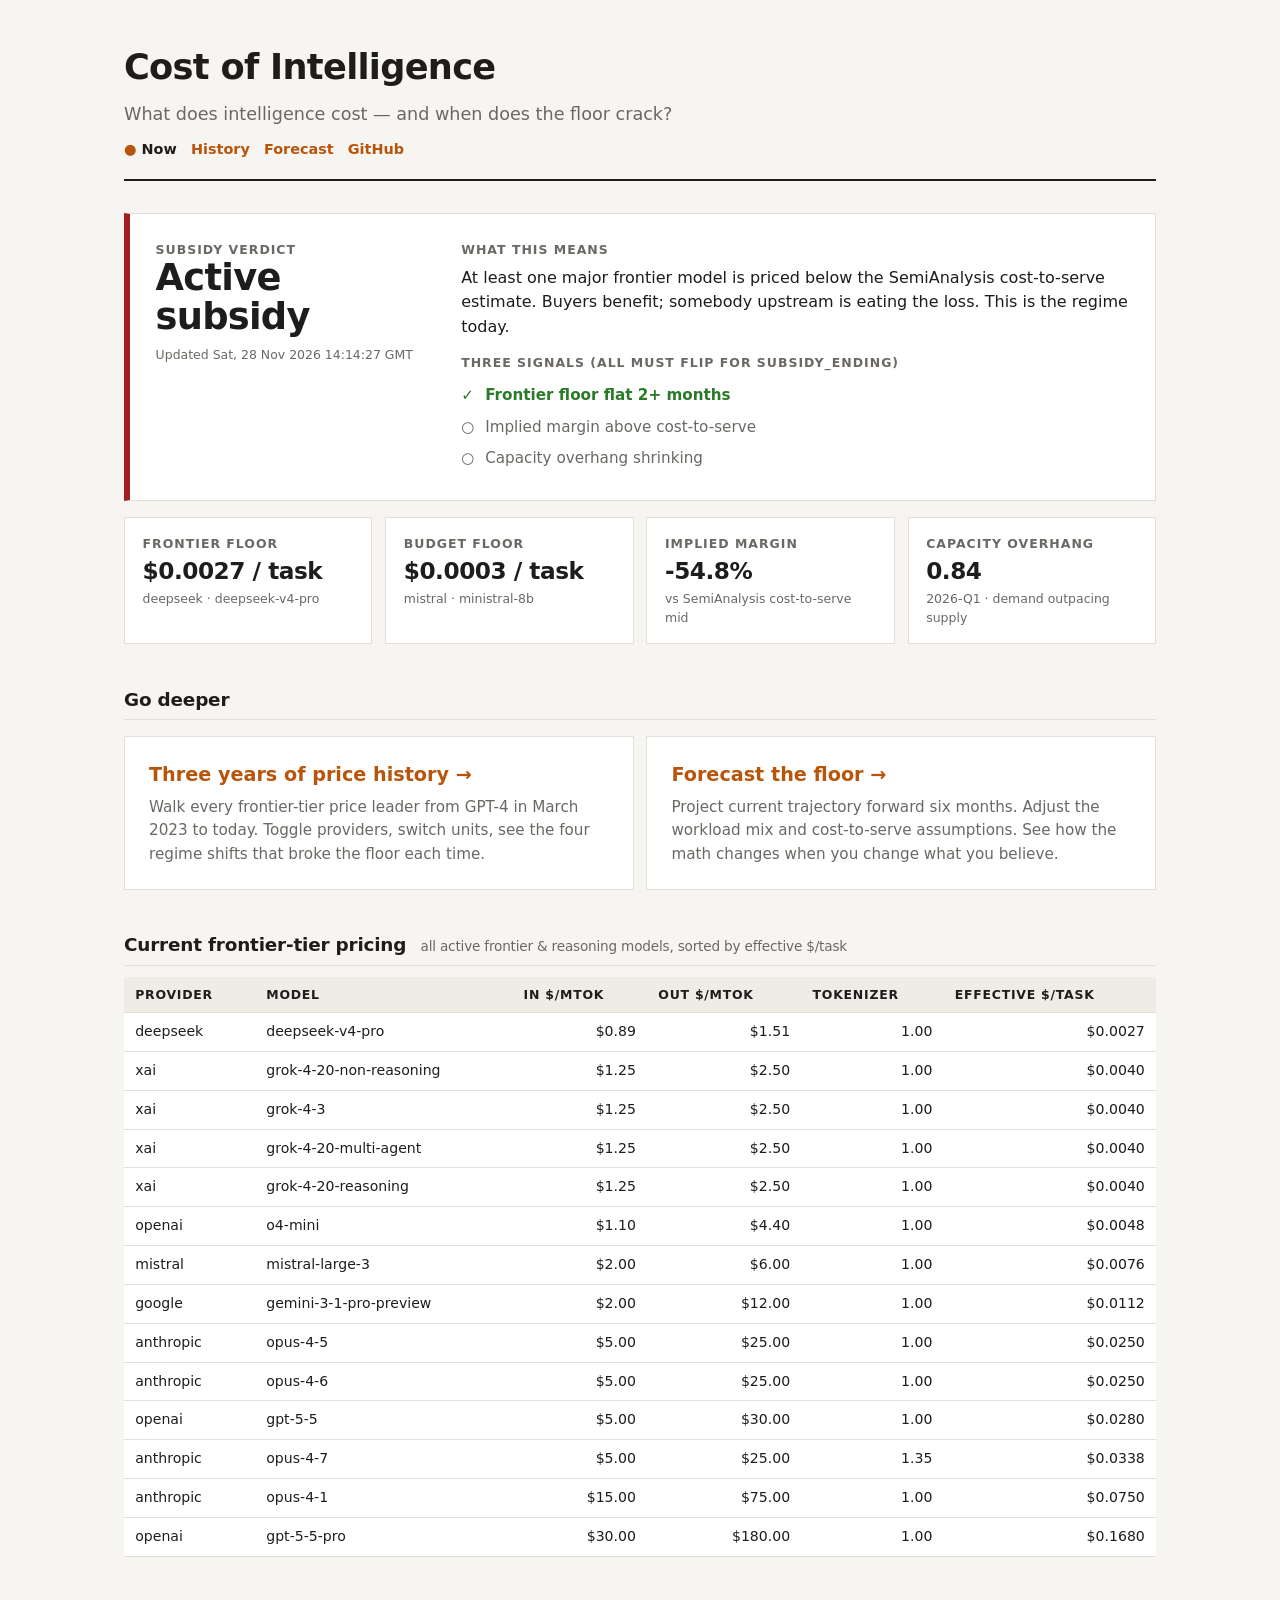
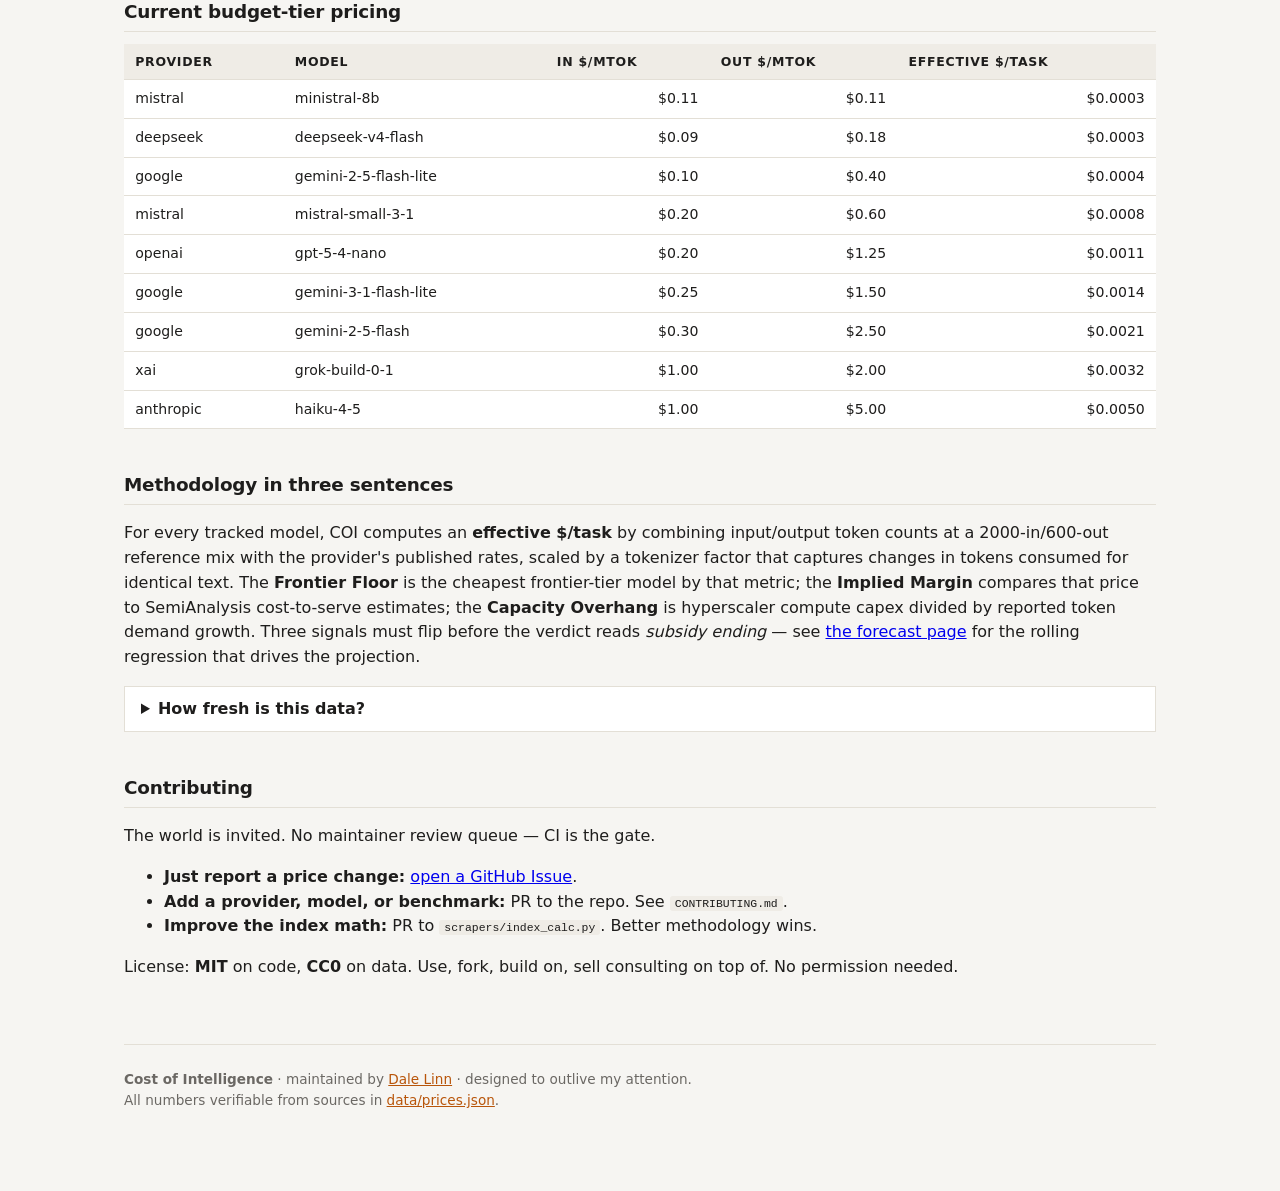
<file: index.html>
<!DOCTYPE html>
<html lang="en">
<head>
<meta charset="UTF-8">
<title>Cost of Intelligence</title>
<meta http-equiv="refresh" content="0; url=site/">
<link rel="canonical" href="site/">
</head>
<body>
<p>Redirecting to <a href="site/">Cost of Intelligence</a>…</p>
<script>location.replace("site/");</script>
</body>
</html>
</file>
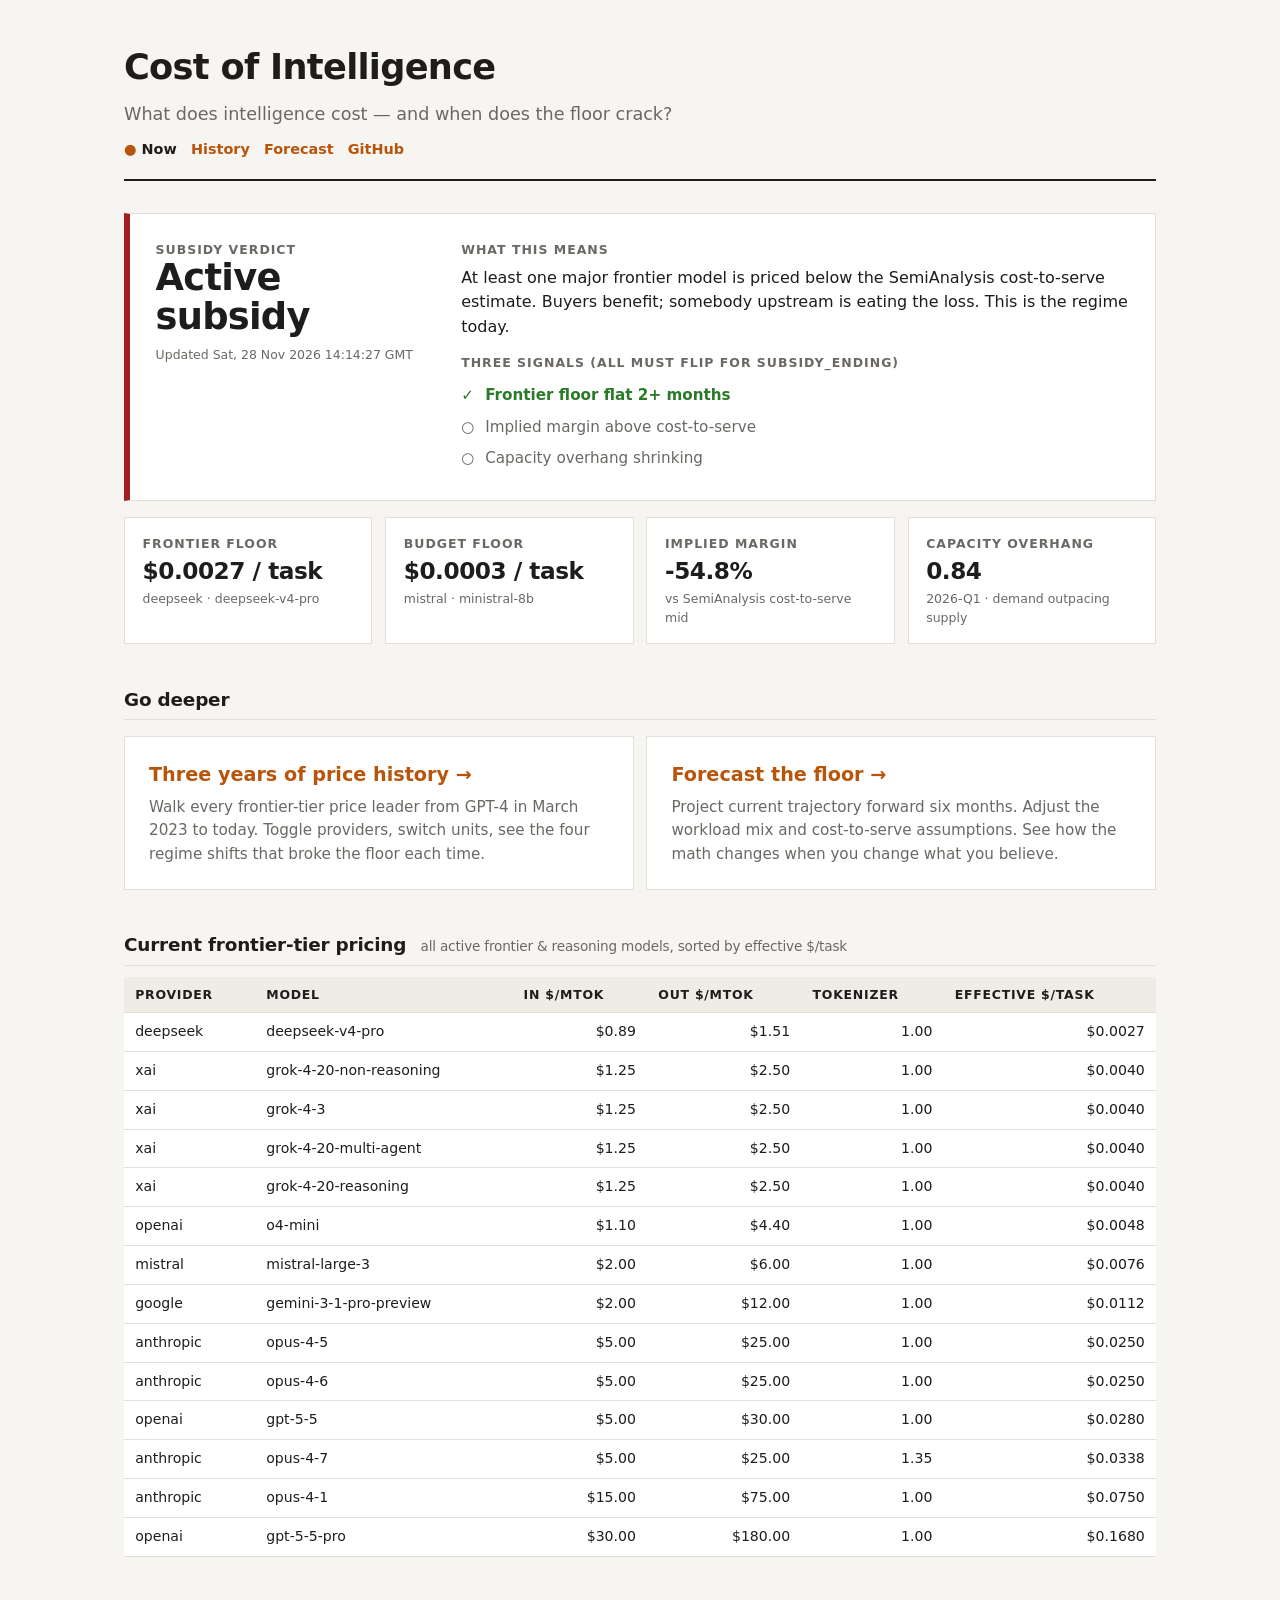
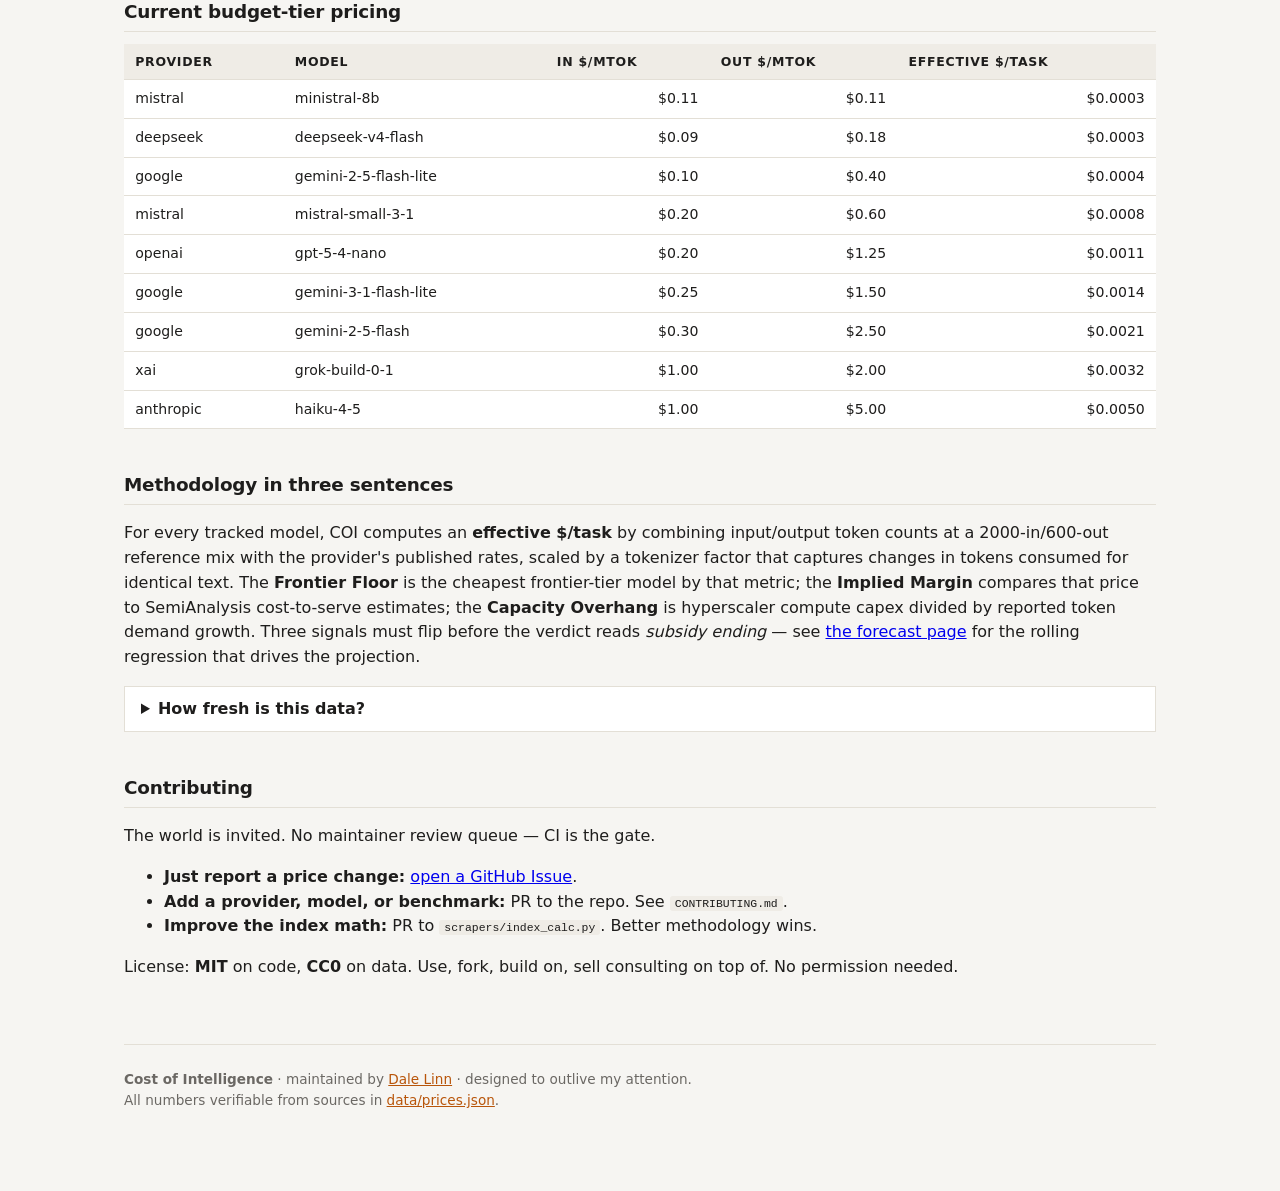
<file: site/index.html>
<!DOCTYPE html>
<html lang="en">
<head>
<meta charset="UTF-8">
<meta name="viewport" content="width=device-width, initial-scale=1.0">
<title>Cost of Intelligence — what does intelligence cost?</title>
<meta name="description" content="A public open dataset and forecast model tracking the per-task price of AI inference across every major provider. Headline metric: the Subsidy Index.">
<meta property="og:title" content="Cost of Intelligence">
<meta property="og:description" content="What does intelligence cost — and when does the floor crack?">
<meta property="og:type" content="website">
<link rel="stylesheet" href="style.css">
</head>
<body>
<div class="wrap">

<header class="coi">
  <h1>Cost of Intelligence</h1>
  <p class="tagline">What does intelligence cost — and when does the floor crack?</p>
  <nav class="nav">
    <a class="here">Now</a>
    <a href="history.html">History</a>
    <a href="forecast.html">Forecast</a>
    <a href="https://github.com/dlerhetal/cost-of-intelligence">GitHub</a>
  </nav>
</header>

<section>
  <div id="verdict-card" class="verdict-card">
    <div>
      <div class="label">Subsidy Verdict</div>
      <div id="verdict" class="big-num">loading…</div>
      <div id="updated" class="updated"></div>
    </div>
    <div>
      <div class="label">What this means</div>
      <p id="verdict-explainer" style="margin: 0.4rem 0;">Loading current snapshot…</p>
      <div class="label" style="margin-top: 0.8rem;">Three signals (all must flip for subsidy_ending)</div>
      <ul class="signals" id="signals"></ul>
    </div>
  </div>

  <div class="grid-4">
    <div class="card">
      <span class="label">Frontier Floor</span>
      <div class="big-num" id="frontier-floor">—</div>
      <div class="submeta" id="frontier-meta"></div>
    </div>
    <div class="card">
      <span class="label">Budget Floor</span>
      <div class="big-num" id="budget-floor">—</div>
      <div class="submeta" id="budget-meta"></div>
    </div>
    <div class="card">
      <span class="label">Implied Margin</span>
      <div class="big-num" id="implied-margin">—</div>
      <div class="submeta">vs SemiAnalysis cost-to-serve mid</div>
    </div>
    <div class="card">
      <span class="label">Capacity Overhang</span>
      <div class="big-num" id="capacity-overhang">—</div>
      <div class="submeta" id="capacity-meta"></div>
    </div>
  </div>
</section>

<h2>Go deeper</h2>
<div class="grid-2">
  <a href="history.html" class="link-tile">
    <h3>Three years of price history →</h3>
    <p>Walk every frontier-tier price leader from GPT-4 in March 2023 to today. Toggle providers, switch units, see the four regime shifts that broke the floor each time.</p>
  </a>
  <a href="forecast.html" class="link-tile">
    <h3>Forecast the floor →</h3>
    <p>Project current trajectory forward six months. Adjust the workload mix and cost-to-serve assumptions. See how the math changes when you change what you believe.</p>
  </a>
</div>

<h2>Current frontier-tier pricing <span class="sub">all active frontier &amp; reasoning models, sorted by effective $/task</span></h2>
<table id="frontier-table">
  <thead><tr><th>Provider</th><th>Model</th><th class="num">In $/MTok</th><th class="num">Out $/MTok</th><th class="num">Tokenizer</th><th class="num">Effective $/task</th></tr></thead>
  <tbody></tbody>
</table>

<h2>Current budget-tier pricing</h2>
<table id="budget-table">
  <thead><tr><th>Provider</th><th>Model</th><th class="num">In $/MTok</th><th class="num">Out $/MTok</th><th class="num">Effective $/task</th></tr></thead>
  <tbody></tbody>
</table>

<h2>Methodology in three sentences</h2>
<p>For every tracked model, COI computes an <strong>effective $/task</strong> by combining input/output token counts at a 2000-in/600-out reference mix with the provider's published rates, scaled by a tokenizer factor that captures changes in tokens consumed for identical text. The <strong>Frontier Floor</strong> is the cheapest frontier-tier model by that metric; the <strong>Implied Margin</strong> compares that price to SemiAnalysis cost-to-serve estimates; the <strong>Capacity Overhang</strong> is hyperscaler compute capex divided by reported token demand growth. Three signals must flip before the verdict reads <em>subsidy ending</em> — see <a href="forecast.html">the forecast page</a> for the rolling regression that drives the projection.</p>

<details>
  <summary>How fresh is this data?</summary>
  <p><strong>Daily refresh:</strong> a GitHub Actions workflow hits <a href="https://openrouter.ai/api/v1/models">openrouter.ai/api/v1/models</a> at 05:17 UTC and writes any new observations to <code>data/prices.json</code>. The dashboard rebuilds from that file on every load.</p>
  <p><strong>Verification cycle:</strong> Anthropic, Google, DeepSeek, xAI publish prices on public pages cited per-observation. OpenAI and Mistral pages block automated fetch; OpenRouter's pass-through rate is the primary source until a contributor adds a verified scraper for those two.</p>
  <p><strong>Last computed:</strong> <span id="last-computed">—</span></p>
</details>

<h2 id="contribute">Contributing</h2>
<p>The world is invited. No maintainer review queue — CI is the gate.</p>
<ul>
  <li><strong>Just report a price change:</strong> <a href="https://github.com/dlerhetal/cost-of-intelligence/issues/new?template=price-update.yml">open a GitHub Issue</a>.</li>
  <li><strong>Add a provider, model, or benchmark:</strong> PR to the repo. See <code>CONTRIBUTING.md</code>.</li>
  <li><strong>Improve the index math:</strong> PR to <code>scrapers/index_calc.py</code>. Better methodology wins.</li>
</ul>
<p>License: <strong>MIT</strong> on code, <strong>CC0</strong> on data. Use, fork, build on, sell consulting on top of. No permission needed.</p>

<footer>
  <strong>Cost of Intelligence</strong> · maintained by <a href="https://dlerhetal.tech">Dale Linn</a> · designed to outlive my attention.<br>
  All numbers verifiable from sources in <a href="https://github.com/dlerhetal/cost-of-intelligence/blob/main/data/prices.json">data/prices.json</a>.
</footer>

</div>

<script>
(async function () {
  const fmtUsd = n => (n === null || n === undefined) ? "—" : "$" + n.toFixed(4);
  const fmtPct = n => (n === null || n === undefined) ? "—" : (n * 100).toFixed(1) + "%";
  const fmtRatio = n => (n === null || n === undefined) ? "—" : n.toFixed(2);

  const VERDICT_LABEL = {
    active_subsidy: "Active subsidy",
    transitioning: "Transitioning",
    subsidy_ending: "Subsidy ending",
  };
  const VERDICT_BLURB = {
    active_subsidy: "At least one major frontier model is priced below the SemiAnalysis cost-to-serve estimate. Buyers benefit; somebody upstream is eating the loss. This is the regime today.",
    transitioning: "Mixed signals. Some indicators have flipped, others haven't. Watch the next two months of frontier floor movement.",
    subsidy_ending: "All three signals have flipped. Floor has flattened, margins are above cost, supply growth no longer outpacing demand. Plan for upward pressure.",
  };

  async function load(path) {
    const r = await fetch(path + "?ts=" + Date.now());
    if (!r.ok) throw new Error("Failed to load " + path);
    return r.json();
  }

  let snap, prices, providers;
  try {
    [snap, prices, providers] = await Promise.all([
      load("index.json"),
      load("../data/prices.json"),
      load("../data/providers.json"),
    ]);
  } catch (e) {
    document.getElementById("verdict").textContent = "—";
    document.getElementById("verdict-explainer").textContent = "Dashboard data not yet available. Run scrapers/index_calc.py.";
    console.error(e);
    return;
  }

  const verdict = snap.verdict || "transitioning";
  document.getElementById("verdict-card").classList.add(verdict);
  document.getElementById("verdict").textContent = VERDICT_LABEL[verdict] || verdict;
  document.getElementById("verdict-explainer").textContent = VERDICT_BLURB[verdict] || "";
  const computedAt = new Date(snap.computed_at);
  document.getElementById("updated").textContent = "Updated " + computedAt.toUTCString();
  document.getElementById("last-computed").textContent = computedAt.toUTCString();

  const sig = snap.signals || {};
  const sigItems = [
    ["frontier_floor_flat_2mo", "Frontier floor flat 2+ months"],
    ["implied_margin_positive", "Implied margin above cost-to-serve"],
    ["capacity_overhang_shrinking", "Capacity overhang shrinking"],
  ];
  document.getElementById("signals").innerHTML = sigItems.map(([k, label]) => {
    const on = !!sig[k];
    return `<li class="${on ? "on" : "off"}"><span class="marker">${on ? "✓" : "○"}</span> ${label}</li>`;
  }).join("");

  const ff = snap.frontier_floor;
  if (ff) {
    document.getElementById("frontier-floor").textContent = fmtUsd(ff.effective_per_task_usd) + " / task";
    document.getElementById("frontier-meta").textContent = ff.provider + " · " + ff.model;
  }
  const bf = snap.budget_floor;
  if (bf) {
    document.getElementById("budget-floor").textContent = fmtUsd(bf.effective_per_task_usd) + " / task";
    document.getElementById("budget-meta").textContent = bf.provider + " · " + bf.model;
  }
  document.getElementById("implied-margin").textContent = fmtPct(snap.implied_margin);
  const co = snap.capacity_overhang;
  if (co) {
    document.getElementById("capacity-overhang").textContent = fmtRatio(co.overhang_ratio);
    document.getElementById("capacity-meta").textContent = co.observed_on + " · " + (co.overhang_ratio < 1 ? "demand outpacing supply" : "supply outpacing demand");
  }

  function buildTable(elId, tierPred, includeTokenizer) {
    const activeSet = new Set();
    providers.providers.forEach(p => p.models.forEach(m => {
      if (m.active && tierPred(m.tier)) activeSet.add(p.id + ":" + m.id);
    }));
    const latest = {};
    for (const obs of prices.observations) {
      const key = obs.provider + ":" + obs.model;
      if (!activeSet.has(key)) continue;
      if (!latest[key] || obs.observed_on > latest[key].observed_on) latest[key] = obs;
    }
    const rows = Object.values(latest).map(o => {
      const factor = o.tokenizer_factor || 1.0;
      const ept = (o.input_per_mtok_usd !== null && o.output_per_mtok_usd !== null)
        ? ((2000 * factor / 1e6) * o.input_per_mtok_usd + (600 * factor / 1e6) * o.output_per_mtok_usd)
        : null;
      return { o, ept };
    }).sort((a, b) => (a.ept ?? Infinity) - (b.ept ?? Infinity));

    const tbody = document.querySelector(`#${elId} tbody`);
    tbody.innerHTML = rows.map(({ o, ept }) => {
      const cols = [
        `<td>${o.provider}</td>`,
        `<td>${o.model}</td>`,
        `<td class="num">${o.input_per_mtok_usd === null ? '<span class="stub">—</span>' : "$" + o.input_per_mtok_usd.toFixed(2)}</td>`,
        `<td class="num">${o.output_per_mtok_usd === null ? '<span class="stub">—</span>' : "$" + o.output_per_mtok_usd.toFixed(2)}</td>`,
      ];
      if (includeTokenizer) cols.push(`<td class="num">${(o.tokenizer_factor || 1.0).toFixed(2)}</td>`);
      cols.push(`<td class="num">${ept === null ? '<span class="stub">—</span>' : fmtUsd(ept)}</td>`);
      return `<tr>${cols.join("")}</tr>`;
    }).join("");
  }
  const isFrontier = t => t === "frontier" || t === "frontier-reasoning";
  const isBudget = t => t === "budget";
  buildTable("frontier-table", isFrontier, true);
  buildTable("budget-table", isBudget, false);
})();
</script>
</body>
</html>
</file>
<file: site/style.css>
:root {
  --bg: #f6f5f2;
  --paper: #ffffff;
  --ink: #1E1D1C;
  --accent: #b8550a;
  --good: #2a7a2a;
  --bad: #a02020;
  --warn: #c98b1a;
  --muted: #6b6864;
  --rule: #e3dfd6;
  --pop: #efece6;
}
* { box-sizing: border-box; }
html, body { margin: 0; }
body {
  font-family: -apple-system, "Segoe UI", system-ui, sans-serif;
  background: var(--bg);
  color: var(--ink);
  line-height: 1.55;
  -webkit-font-smoothing: antialiased;
}
.wrap { max-width: 1080px; margin: 0 auto; padding: 2.5rem 1.5rem 5rem; }

header.coi { border-bottom: 2px solid var(--ink); padding-bottom: 1.2rem; margin-bottom: 2rem; }
header.coi h1 { font-size: 2.2rem; margin: 0 0 0.4rem; letter-spacing: -0.02em; }
header.coi .tagline { font-size: 1.1rem; color: var(--muted); margin: 0 0 0.6rem; }
header.coi .nav { font-size: 0.9rem; color: var(--muted); }
header.coi .nav a { color: var(--accent); text-decoration: none; margin-right: 0.6rem; font-weight: 600; }
header.coi .nav a:hover { text-decoration: underline; }
header.coi .nav .here { color: var(--ink); }
header.coi .nav .here::before { content: "●  "; color: var(--accent); }

h2 {
  font-size: 1.15rem;
  margin: 2.6rem 0 0.7rem;
  padding-bottom: 0.3rem;
  border-bottom: 1px solid var(--rule);
  letter-spacing: -0.01em;
}
h2 .sub { font-size: 0.85rem; color: var(--muted); font-weight: 400; margin-left: 0.5rem; }

.big-num { font-size: 2.3rem; font-weight: 700; line-height: 1.05; letter-spacing: -0.02em; }
.label { font-size: 0.78rem; text-transform: uppercase; color: var(--muted); letter-spacing: 0.08em; font-weight: 600; }
.updated { font-size: 0.78rem; color: var(--muted); margin-top: 0.5rem; }

.verdict-card {
  display: grid;
  grid-template-columns: 280px 1fr;
  gap: 1.6rem;
  background: var(--paper);
  padding: 1.6rem;
  border: 1px solid var(--rule);
  border-left: 6px solid var(--accent);
}
.verdict-card.active_subsidy { border-left-color: var(--bad); }
.verdict-card.transitioning { border-left-color: var(--warn); }
.verdict-card.subsidy_ending { border-left-color: var(--good); }

.signals { list-style: none; padding: 0; margin: 0.5rem 0 0; font-size: 0.95rem; }
.signals li { padding: 0.25rem 0; display: flex; align-items: baseline; gap: 0.5rem; }
.signals .on { color: var(--good); font-weight: 600; }
.signals .off { color: var(--muted); }
.signals .marker { display: inline-block; width: 1rem; }

.grid-4 { display: grid; grid-template-columns: repeat(4, 1fr); gap: 0.8rem; margin-top: 1rem; }
.grid-2 { display: grid; grid-template-columns: repeat(2, 1fr); gap: 0.8rem; margin-top: 1rem; }
@media (max-width: 820px) {
  .grid-4 { grid-template-columns: repeat(2, 1fr); }
  .grid-2 { grid-template-columns: 1fr; }
  .verdict-card { grid-template-columns: 1fr; }
}
.card { background: var(--paper); padding: 1rem 1.1rem; border: 1px solid var(--rule); }
.card .label { display: block; }
.card .big-num { font-size: 1.45rem; margin-top: 0.35rem; }
.card .submeta { font-size: 0.78rem; color: var(--muted); margin-top: 0.3rem; }

.link-tile {
  display: block;
  background: var(--paper);
  padding: 1.4rem 1.5rem;
  border: 1px solid var(--rule);
  text-decoration: none;
  color: var(--ink);
  transition: border-color 0.15s, transform 0.15s;
}
.link-tile:hover { border-color: var(--accent); transform: translateY(-2px); }
.link-tile h3 { margin: 0 0 0.4rem; font-size: 1.2rem; color: var(--accent); }
.link-tile p { margin: 0; color: var(--muted); font-size: 0.95rem; }

.chart-wrap {
  background: var(--paper);
  padding: 1.2rem;
  border: 1px solid var(--rule);
  margin-top: 0.6rem;
}
.chart-canvas-box {
  position: relative;
  height: 420px;
  width: 100%;
}
.chart-canvas-box canvas { display: block; }
.chart-note { font-size: 0.85rem; color: var(--muted); margin-top: 0.6rem; }

.controls {
  display: flex;
  flex-wrap: wrap;
  gap: 0.8rem;
  padding: 1rem 1.2rem;
  background: var(--pop);
  border: 1px solid var(--rule);
  margin-bottom: 0.6rem;
  align-items: center;
}
.controls .group { display: flex; flex-direction: column; gap: 0.2rem; }
.controls .group > label { font-size: 0.72rem; text-transform: uppercase; color: var(--muted); letter-spacing: 0.07em; font-weight: 600; }
.controls .row { display: flex; gap: 0.3rem; }
.toggle-btn {
  background: white;
  border: 1px solid var(--rule);
  color: var(--ink);
  padding: 0.35rem 0.8rem;
  cursor: pointer;
  font-size: 0.85rem;
  border-radius: 3px;
  font-family: inherit;
}
.toggle-btn:hover { border-color: var(--accent); }
.toggle-btn.active { background: var(--ink); color: white; border-color: var(--ink); }
.controls input[type="range"] { width: 160px; }
.controls .group .val { font-variant-numeric: tabular-nums; font-size: 0.85rem; color: var(--ink); }
.btn {
  background: var(--ink);
  color: white;
  border: 0;
  padding: 0.5rem 1.1rem;
  cursor: pointer;
  font-size: 0.9rem;
  border-radius: 3px;
  font-family: inherit;
  text-decoration: none;
  display: inline-block;
}
.btn:hover { background: var(--accent); }

table { width: 100%; border-collapse: collapse; margin: 0.4rem 0; font-size: 0.88rem; background: var(--paper); }
th, td { text-align: left; padding: 0.5rem 0.7rem; border-bottom: 1px solid var(--rule); }
th { background: var(--pop); font-weight: 600; font-size: 0.78rem; text-transform: uppercase; letter-spacing: 0.06em; }
td.num { text-align: right; font-variant-numeric: tabular-nums; }

details { background: var(--paper); border: 1px solid var(--rule); padding: 0.6rem 1rem; margin: 0.5rem 0; }
details summary { cursor: pointer; font-weight: 600; }
details[open] summary { margin-bottom: 0.6rem; }

footer { margin-top: 4rem; padding-top: 1.5rem; border-top: 1px solid var(--rule); font-size: 0.85rem; color: var(--muted); }
footer a { color: var(--accent); }
.stub { color: var(--muted); font-style: italic; }
code { background: var(--pop); padding: 1px 5px; border-radius: 3px; font-size: 0.88em; }

.callout {
  background: var(--paper);
  border-left: 4px solid var(--accent);
  padding: 0.9rem 1.2rem;
  margin: 0.5rem 0;
}
.callout .when { font-size: 0.78rem; color: var(--muted); text-transform: uppercase; letter-spacing: 0.06em; font-weight: 600; }
.callout .what { font-weight: 600; margin: 0.2rem 0 0.3rem; }
.callout .why { font-size: 0.92rem; color: var(--ink); margin: 0; }
</file>
